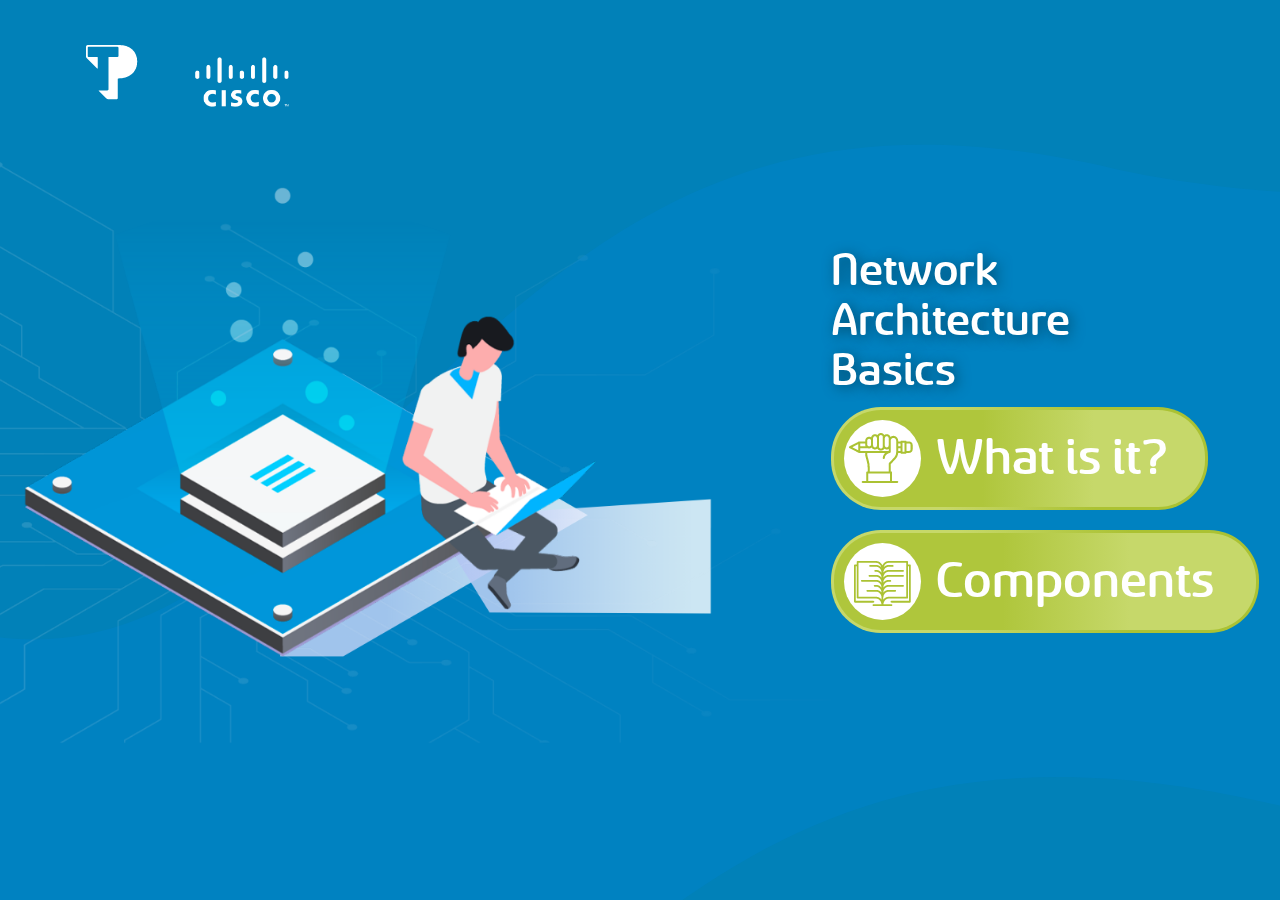
<file: cisco_proyect 2/index.html>
<!DOCTYPE html>
<html lang="en">
<head>
    <meta charset="UTF-8">
    <meta http-equiv="X-UA-Compatible" content="IE=edge">
    <meta name="viewport" content="width=device-width, initial-scale=1.0">
    <link rel="stylesheet" href="./css/index.css">
    <link href="https://cdnjs.cloudflare.com/ajax/libs/font-awesome/5.15.3/css/all.min.css" rel="stylesheet">
    <link href="https://fonts.googleapis.com/css2?family=Noto+Sans:wght@400;700&display=swap" rel="stylesheet">
    <title>Cisco-Networks</title>
</head>
<body>
    <section class="main-container">
        <img class="tp-logo__corner js-tp-logo" src="./images/TP_logo.png">
        <img class="cisco-logo__corner js-cisco-logo__corner" src="./images/cisco_logo.png" alt="cisco logo">
        <div class="container-intro__title container-intro js-container-intro__title">
            <img class="wave second-wave js-second-wave" src="./images/2_wave.png" alt="wave">
            <img class="home-image" src="./images/home-image.png" alt="man with computer" alt="wave">
            <div class="content-intro">
                <h2 class="content-title content-title__intro js-content-title__intro">Network <br> Architecture <br> Basics</h2>
                <div class="container-intro__buttons">
                    <a href="./network.html" class="green-button green-button__intro js-container-intro__button green-button__what">
                        <span class="green-button__circle">
                            <img class="fist" src="./images/fist.png">
                        </span>
                        <span class="green-button__text">
                            What is it?
                        </span>
                    </a>
                    <a href="./components.html" class="green-button green-button__intro js-container-intro__button green-button__components">
                        <span class="green-button__circle">
                            <img class="fist-book" src="./images/book.png">
                        </span>
                        <span class="green-button__text">
                            Components
                        </span>
                    </a>
                </div>
            </div>
        </div>
    </section>
    
    <script src="https://code.jquery.com/jquery-3.6.0.min.js" integrity="sha256-/xUj+3OJU5yExlq6GSYGSHk7tPXikynS7ogEvDej/m4=" crossorigin="anonymous"></script>
    <script src="script.js"> </script>
</body>
</html>
</file>
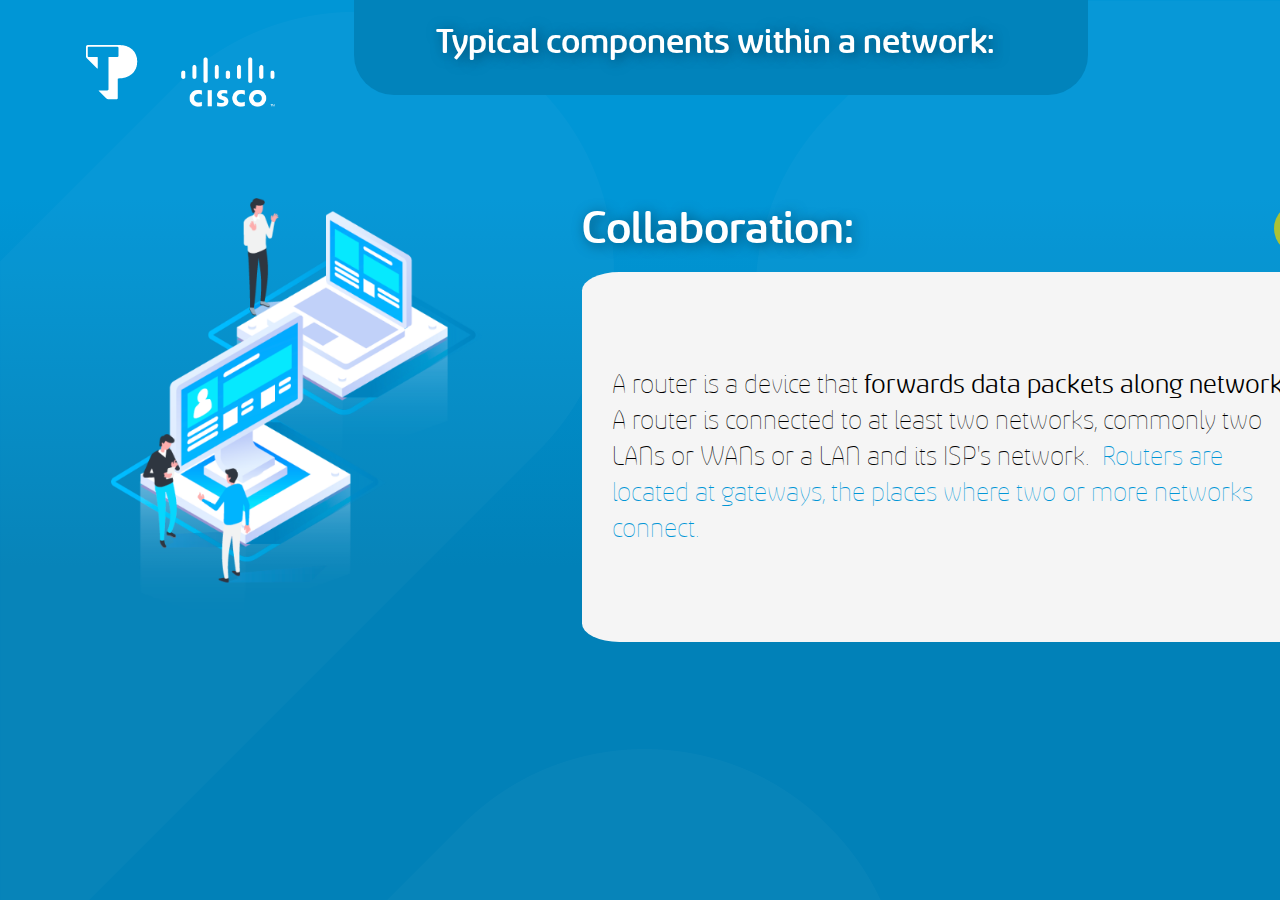
<file: cisco_proyect 2/colab.html>
<!DOCTYPE html>
<html lang="en">
<head>
    <meta charset="UTF-8">
    <meta http-equiv="X-UA-Compatible" content="IE=edge">
    <meta name="viewport" content="width=device-width, initial-scale=1.0">
    <link rel="stylesheet" href="./css/styles.css">
    <link href="https://cdnjs.cloudflare.com/ajax/libs/font-awesome/5.15.3/css/all.min.css" rel="stylesheet">
    <link href="https://fonts.googleapis.com/css2?family=Noto+Sans:wght@400;700&display=swap" rel="stylesheet">
    <title>Cisco-Networks</title>
</head>
<body>
    <section class="main-container">
        <img class="tp-network__logo" src="./images/TP_logo.png">
        <img class="cisco-network__logo cisco-logo__corner" src="./images/cisco_logo.png" alt="cisco logo">
        <div class="typical-section">
            <div class="container-title container-title__typical">
                <h2 class="content-title content-title__shape">Typical components within a network:</h2>
            </div>
            <div class="typical-components container-collab"> 
                <div class="container-collab__image">
                    <img class="typical-components__image collab typical-image typical-image__collab" src="./images/collab2.png" alt="collaboration image">
                </div>
                <div class="typical-components__content container-collab__content">
                    <div class="typical-components__title container-collab__title">
                        <h2 class="content-title">
                            Collaboration:
                        </h2>
                        <a href="./typical.html" class="container-next-button">
                            <span class="next-button next-button__back">
                                <i class="fas fa-caret-right"></i>
                            </span>
                        </a>
                    </div>
                    <div class="container-collab__info">
                        <div class="container-info__large">
                            <p class="container-collab__info--text text-info">
                                A router is a device that <span class="black-span">forwards data packets along networks.</span> 
                                A router is connected to at least two networks, commonly two LANs or WANs or a LAN and its ISP's network. 
                                <span class="blue-span">Routers are located at gateways, the places where two or more networks connect.</span>
                            </p>
                        </div>
                    </div>
                </div>
            </div>
        </div>
    </section>
    <script src="https://code.jquery.com/jquery-3.6.0.min.js" integrity="sha256-/xUj+3OJU5yExlq6GSYGSHk7tPXikynS7ogEvDej/m4=" crossorigin="anonymous"></script>
    <script src="script.js"> </script>
</body>
</html>
</file>
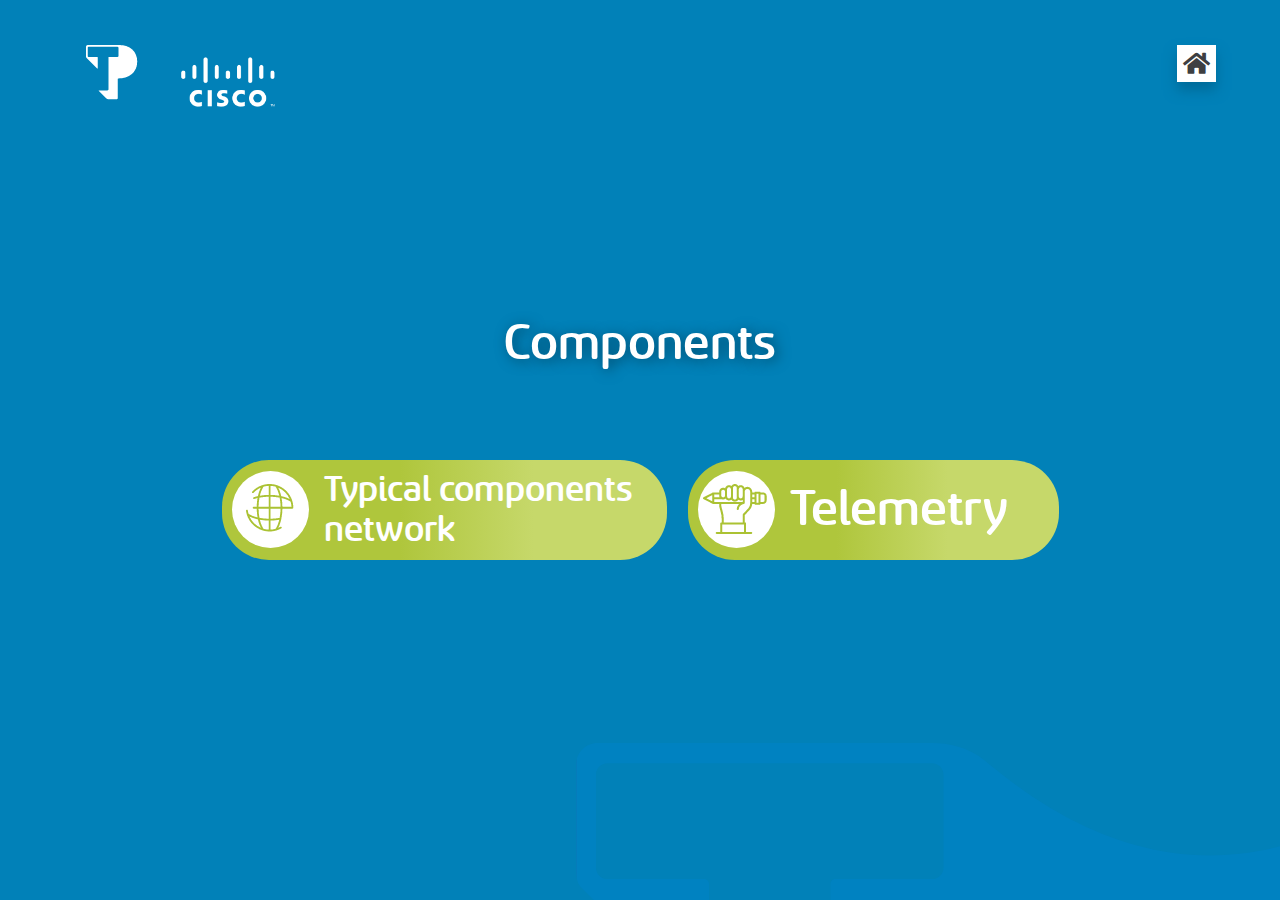
<file: cisco_proyect 2/components.html>
<!DOCTYPE html>
<html lang="en">
<head>
    <meta charset="UTF-8">
    <meta http-equiv="X-UA-Compatible" content="IE=edge">
    <meta name="viewport" content="width=device-width, initial-scale=1.0">
    <link rel="stylesheet" href="./css/styles.css">
    <link href="https://cdnjs.cloudflare.com/ajax/libs/font-awesome/5.15.3/css/all.min.css" rel="stylesheet">
    <link href="https://fonts.googleapis.com/css2?family=Noto+Sans:wght@400;700&display=swap" rel="stylesheet">
    <title>Cisco-Networks</title>
</head>
<body>
    <section class="main-container">
        <img class="tp-network__logo" src="./images/TP_logo.png">
        <img class="cisco-network__logo cisco-logo__corner" src="./images/cisco_logo.png" alt="cisco logo">
        <div class="components-section">
            <img class="wave second-wave__components" src="./images/2_wave.png" alt="wave">
            <div class="components-home">
                <a href="./index.html" class="container-home-icon">
                    <spa class="home-icon">
                        <i class="fas fa-home"></i>
                    </span>
                </a>
                <div class="components-home-content">
                    <h2 class="content-title content-title__components">Components</h2>
                    <div class="components-buttons">
                        <a href="./typical.html" class="green-button green-button__components button-text__typical">
                            <span class="green-button__circle">
                                <img class="fist-world" src="./images/world.png">
                            </span>
                            <span class="green-button__text components-button-text">
                                Typical components<br> network
                            </span>
                        </a>
                        <a href="./telemetry.html" class="green-button green-button__components  button-text__telemetry">
                            <span class="green-button__circle">
                                <img class="fist" src="./images/fist.png">
                            </span>
                            <span class="green-button__text components-button-text components-button-text__telemetry">
                                Telemetry
                            </span>
                        </a>
                    </div>
                </div>
            </div>
        </div>
    </section>
    <script src="https://code.jquery.com/jquery-3.6.0.min.js" integrity="sha256-/xUj+3OJU5yExlq6GSYGSHk7tPXikynS7ogEvDej/m4=" crossorigin="anonymous"></script>
    <script src="script.js"> </script>
</body>
</html>
</file>
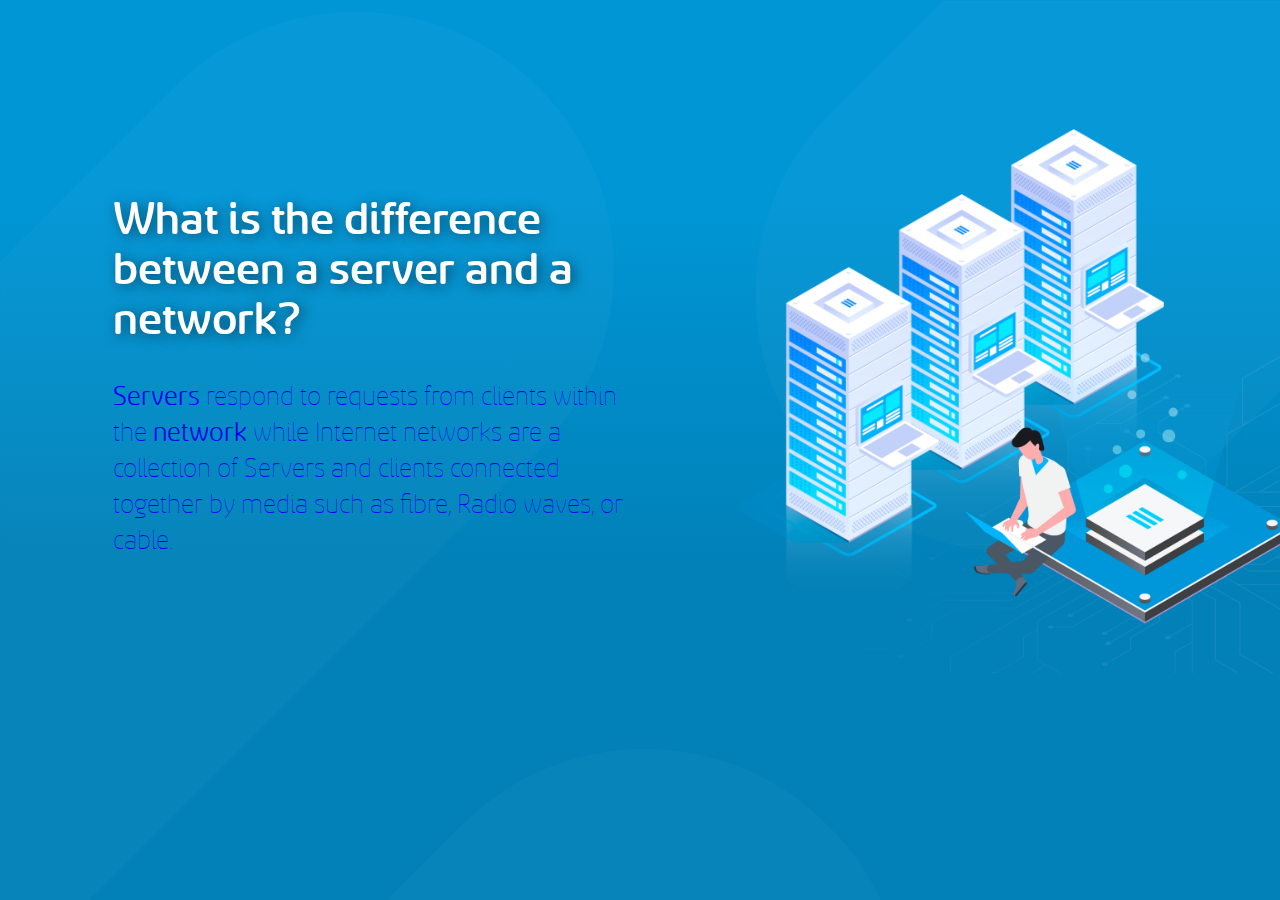
<file: cisco_proyect 2/difference.html>
<!DOCTYPE html>
<html lang="en">
<head>
    <meta charset="UTF-8">
    <meta http-equiv="X-UA-Compatible" content="IE=edge">
    <meta name="viewport" content="width=device-width, initial-scale=1.0">
    <link rel="stylesheet" href="./css/styles.css">
    <link href="https://cdnjs.cloudflare.com/ajax/libs/font-awesome/5.15.3/css/all.min.css" rel="stylesheet">
    <link href="https://fonts.googleapis.com/css2?family=Noto+Sans:wght@400;700&display=swap" rel="stylesheet">
    <title>Cisco-Networks</title>
</head>
<body>
    <section class="main-container">
        <a href="./server.html" class="typical-section">
            <div class="typical-components container-difference">
                <div class="typical-components__content container-difference__content">
                    <div class="typical-components__title container-difference__title">
                        <h2 class="content-title">
                            What is the difference between a server and a network?
                        </h2>
                    </div>
                    <div class="container-difference__info">
                        <div class="container-info__blue">
                            <p class="container-difference__info--text text-info">
                                <span class="black-span">Servers</span> respond to requests from clients within the <span class="black-span">network</span> while 
                                Internet networks are a collection of Servers and clients connected together 
                                by media such as fibre, Radio waves, or cable.
                            </p>
                        </div>
                    </div>
                </div>
                <div class="container-difference__image">
                    <img class="typical-components__image difference typical-image typical-image__difference" src="./images/difference.png" alt="differenceoration image">
                </div>
            </div>
        </a>
    </section>
    <script src="https://code.jquery.com/jquery-3.6.0.min.js" integrity="sha256-/xUj+3OJU5yExlq6GSYGSHk7tPXikynS7ogEvDej/m4=" crossorigin="anonymous"></script>
    <script src="script.js"> </script>
</body>
</html>
</file>
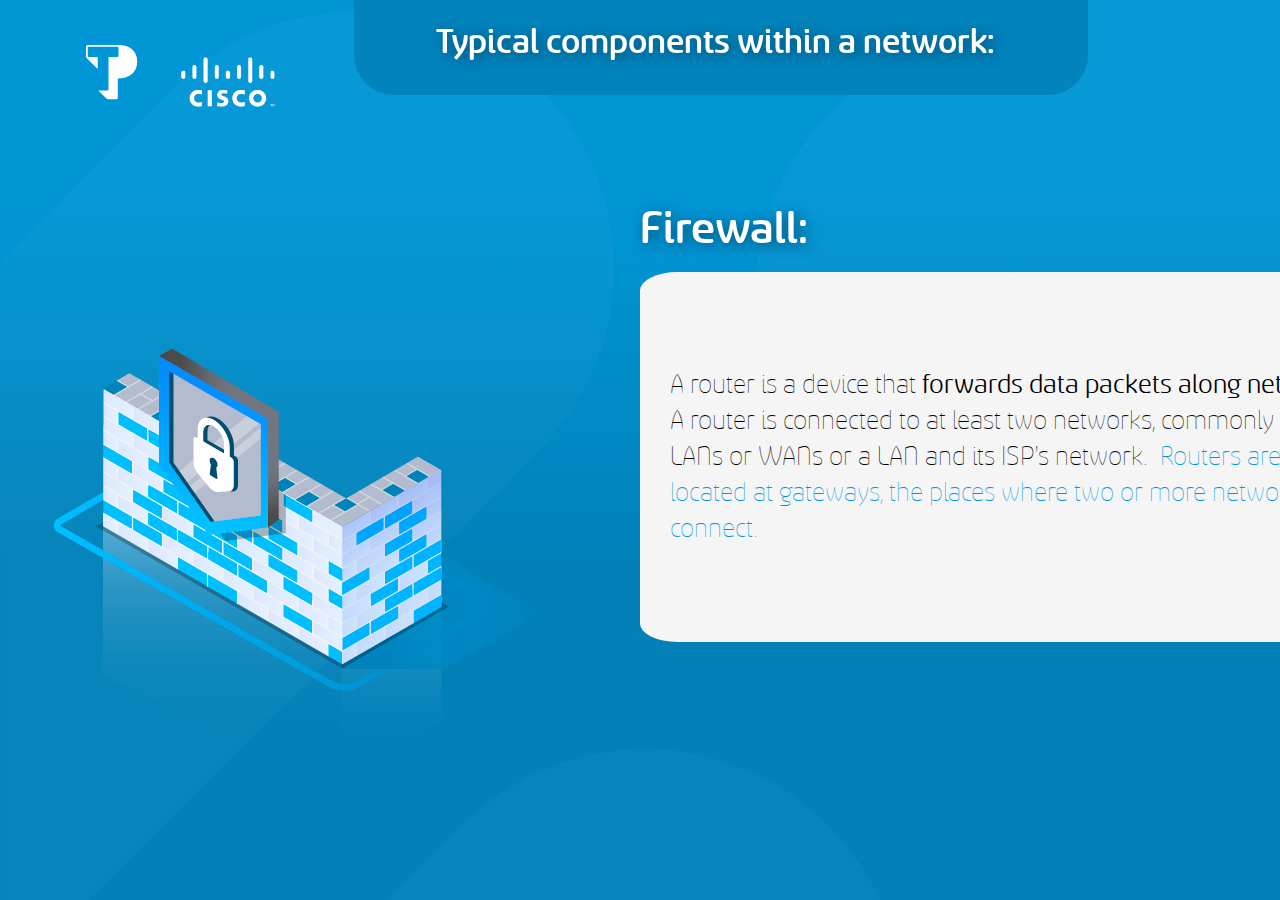
<file: cisco_proyect 2/firewall.html>
<!DOCTYPE html>
<html lang="en">
<head>
    <meta charset="UTF-8">
    <meta http-equiv="X-UA-Compatible" content="IE=edge">
    <meta name="viewport" content="width=device-width, initial-scale=1.0">
    <link rel="stylesheet" href="./css/styles.css">
    <link href="https://cdnjs.cloudflare.com/ajax/libs/font-awesome/5.15.3/css/all.min.css" rel="stylesheet">
    <link href="https://fonts.googleapis.com/css2?family=Noto+Sans:wght@400;700&display=swap" rel="stylesheet">
    <title>Cisco-Networks</title>
</head>
<body>
    <section class="main-container">
        <img class="tp-network__logo" src="./images/TP_logo.png">
        <img class="cisco-network__logo cisco-logo__corner" src="./images/cisco_logo.png" alt="cisco logo">
        <div class="typical-section">
            <div class="container-title container-title__typical">
                <h2 class="content-title content-title__shape">Typical components within a network:</h2>
            </div>
            <div class="typical-components container-firewall">
                <div class="container-firewall__image">
                    <img class="typical-components__image firewall typical-image typical-image__firewall" src="./images/firewall.png" alt="firewall image">
                </div>
                <div class="typical-components__content container-firewall__content">
                    <div class="typical-components__title container-firewall__title">
                        <h2 class="content-title">
                            Firewall:
                        </h2>
                        <a href="./typical.html" class="container-next-button">
                            <span class="next-button next-button__back">
                                <i class="fas fa-caret-right"></i>
                            </span>
                        </a>
                    </div>
                    <div class="container-firewall__info">
                        <div class="container-info__large">
                            <p class="container-firewall__info--text text-info">
                                A router is a device that <span class="black-span">forwards data packets along networks.</span> 
                                A router is connected to at least two networks, commonly two LANs or WANs or a LAN and its ISP's network. 
                                <span class="blue-span">Routers are located at gateways, the places where two or more networks connect.</span>
                            </p>
                        </div>
                    </div>
                </div>
            </div>
        </div>
    </section>
    <script src="https://code.jquery.com/jquery-3.6.0.min.js" integrity="sha256-/xUj+3OJU5yExlq6GSYGSHk7tPXikynS7ogEvDej/m4=" crossorigin="anonymous"></script>
    <script src="script.js"> </script>
</body>
</html>
</file>
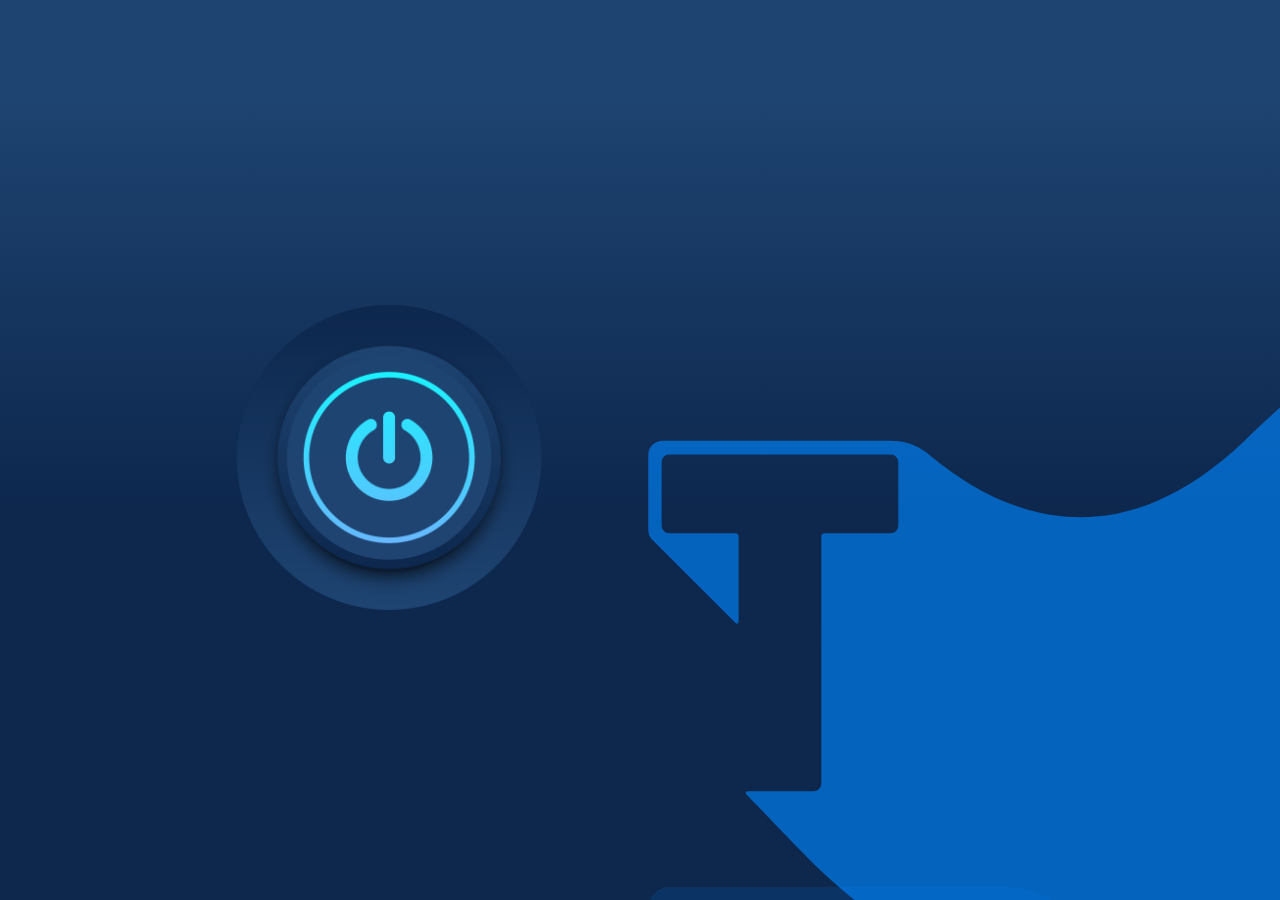
<file: cisco_proyect 2/intro.html>
<!DOCTYPE html>
<html lang="en">
<head>
    <meta charset="UTF-8">
    <meta http-equiv="X-UA-Compatible" content="IE=edge">
    <meta name="viewport" content="width=device-width, initial-scale=1.0">
    <link rel="stylesheet" href="./css/styles.css">
    <link href="https://cdnjs.cloudflare.com/ajax/libs/font-awesome/5.15.3/css/all.min.css" rel="stylesheet">
    <link href="https://fonts.googleapis.com/css2?family=Noto+Sans:wght@400;700&display=swap" rel="stylesheet">
    <title>Cisco-Networks</title>
</head>
<body>
    <section class="main-container">
        <img class="tp-logo__corner js-tp-logo" src="./images/TP_logo.png">
        <img class="cisco-logo__corner js-cisco-logo__corner" src="./images/cisco_logo.png" alt="cisco logo">
        <div class="container-intro js-container-intro">
            <img class="start-button js-start-button" src="./images/start.png" alt="start button">
            <img class="wave js-first-wave" src="./images/blue wave2.png" alt="wave">
            <div class="blue-container js-blue-container"></div>
            <img class="cisco-logo js-cisco-logo" src="./images/cisco_logo.png" alt="cisco logo">
            <img class="wave second-wave js-second-wave" src="./images/2_wave.png" alt="wave">
        </div>

        <div class="container-intro__title js-container-intro__title">
            <img class="wave second-wave js-second-wave" src="./images/2_wave.png" alt="wave">
            <img class="home-image" src="./images/home-image.png" alt="man with computer" alt="wave">
            <div class="content-intro">
                <h2 class="content-title content-title__intro js-content-title__intro">Network <br> Architecture <br> Basics</h2>
                <div class="container-intro__buttons">
                    <a href="./network.html" class="green-button green-button__intro js-container-intro__button green-button__what">
                        <span class="green-button__circle">
                            <img class="fist" src="./images/fist.png">
                        </span>
                        <span class="green-button__text">
                            What is it?
                        </span>
                    </a>
                    <a href="./components.html" class="green-button green-button__intro js-container-intro__button green-button__components">
                        <span class="green-button__circle">
                            <img class="fist-book" src="./images/book.png">
                        </span>
                        <span class="green-button__text">
                            Components
                        </span>
                    </a>
                </div>
            </div>
        </div>
    </section>
    
    <script src="https://code.jquery.com/jquery-3.6.0.min.js" integrity="sha256-/xUj+3OJU5yExlq6GSYGSHk7tPXikynS7ogEvDej/m4=" crossorigin="anonymous"></script>
    <script src="script.js"> </script>
</body>
</html>
</file>
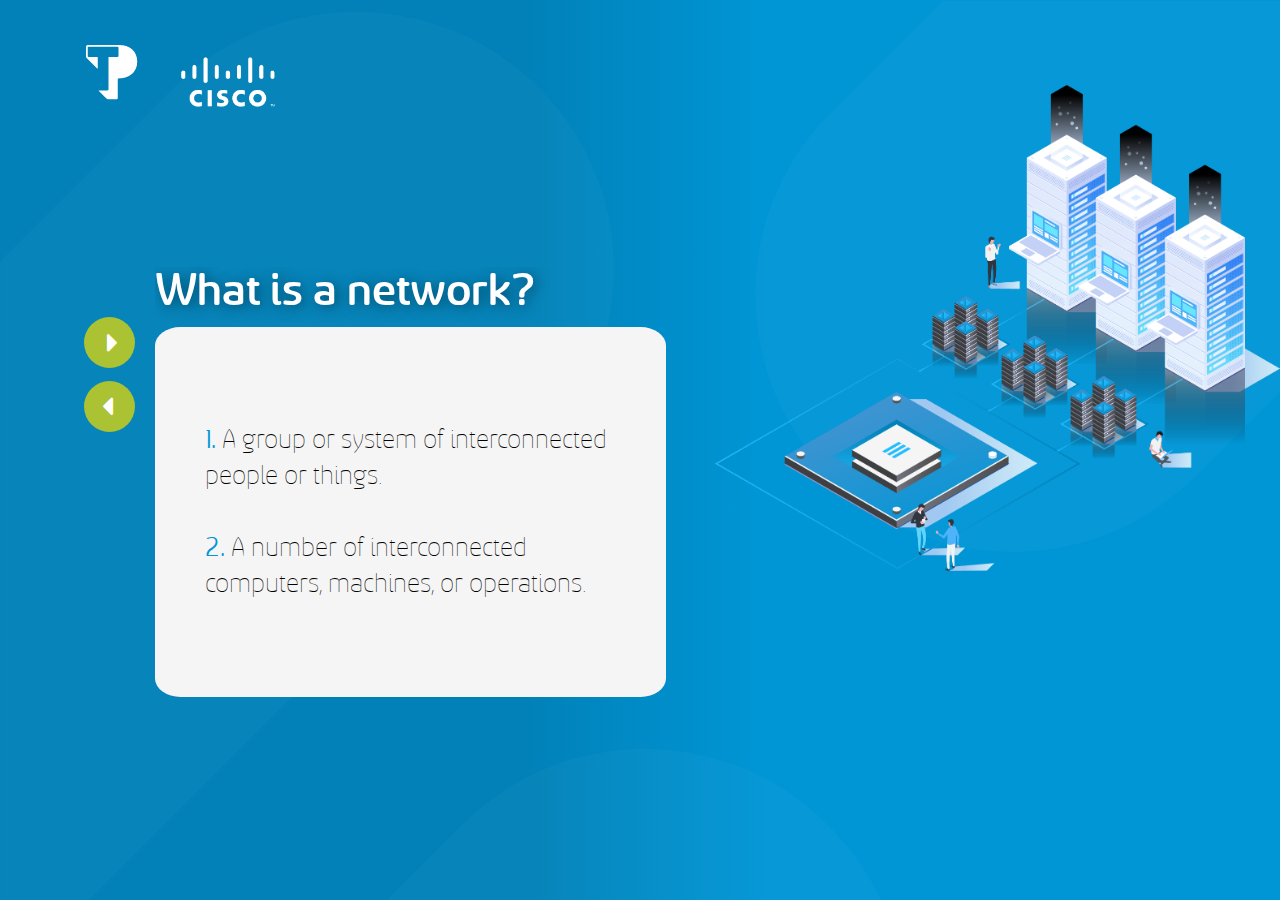
<file: cisco_proyect 2/network.html>
<!DOCTYPE html>
<html lang="en">
<head>
    <meta charset="UTF-8">
    <meta http-equiv="X-UA-Compatible" content="IE=edge">
    <meta name="viewport" content="width=device-width, initial-scale=1.0">
    <link rel="stylesheet" href="./css/styles.css">
    <link href="https://cdnjs.cloudflare.com/ajax/libs/font-awesome/5.15.3/css/all.min.css" rel="stylesheet">
    <link href="https://fonts.googleapis.com/css2?family=Noto+Sans:wght@400;700&display=swap" rel="stylesheet">
    <title>Cisco-Networks</title>
</head>
<body>
    <section class="main-container">
        <a href="./index.html" class="container-home-icon">
            <spa class="home-icon">
                <i class="fas fa-home"></i>
            </span>
        </a>
        <img class="tp-network__logo" src="./images/TP_logo.png">
        <img class="cisco-network__logo cisco-logo__corner" src="./images/cisco_logo.png" alt="cisco logo">
        <div class="network-section">
            <div class="network-content">
                <div class="network-buttons">
                    <span class="next-button js-next-button">
                        <i class="fas fa-caret-right"></i>
                    </span>
                    <span class="next-button next-button__back js-back-button">
                        <i class="fas fa-caret-right"></i>
                    </span>
                </div>
                <div class="container-info__box">
                    <div class="container-info">
                        <div class="container-info__network">
                            <h2 class="content-title">
                                What is a network?
                            </h2>
                            <div class="container-info__medium">
                                <p class="container-info__network--text text-info">
                                    <span class="blue-span black-span">1.  </span>A group or system of
                                        interconnected people or 
                                        things.
                                    <br> <br>
                                    <span class="blue-span black-span">2.  </span>A number of 
                                        interconnected computers, 
                                        machines, or operations.
                                </p>
                            </div>
                        </div>
                        <div class="container-info__topology">
                            <h2 class="content-title">
                                What is a network topology?
                            </h2>
                            <div class="container-info__medium">
                                <p class="text-info container-info__topology--text">
                                    <span class="bold-span">Network topology</span> is the description of the arrangement of nodes 
                                    <span class="blue-span">(e.g. networking switches and routers)</span> and connections in a network, often represented as a graph. 
                                    <span class="bold-span">No matter how identical two organizations are, no two networks are exactly alike.</span>                     
                                </p>
                            </div>
                        </div>
                    </div>
                </div>
            </div>
            <div class="container-network-image">
                <img class="network-image" src="./images/network-image.png" alt="server">
            </div>
        </div>
    </section>
    <script src="https://code.jquery.com/jquery-3.6.0.min.js" integrity="sha256-/xUj+3OJU5yExlq6GSYGSHk7tPXikynS7ogEvDej/m4=" crossorigin="anonymous"></script>
    <script src="script.js"> </script>
</body>
</html>
</file>
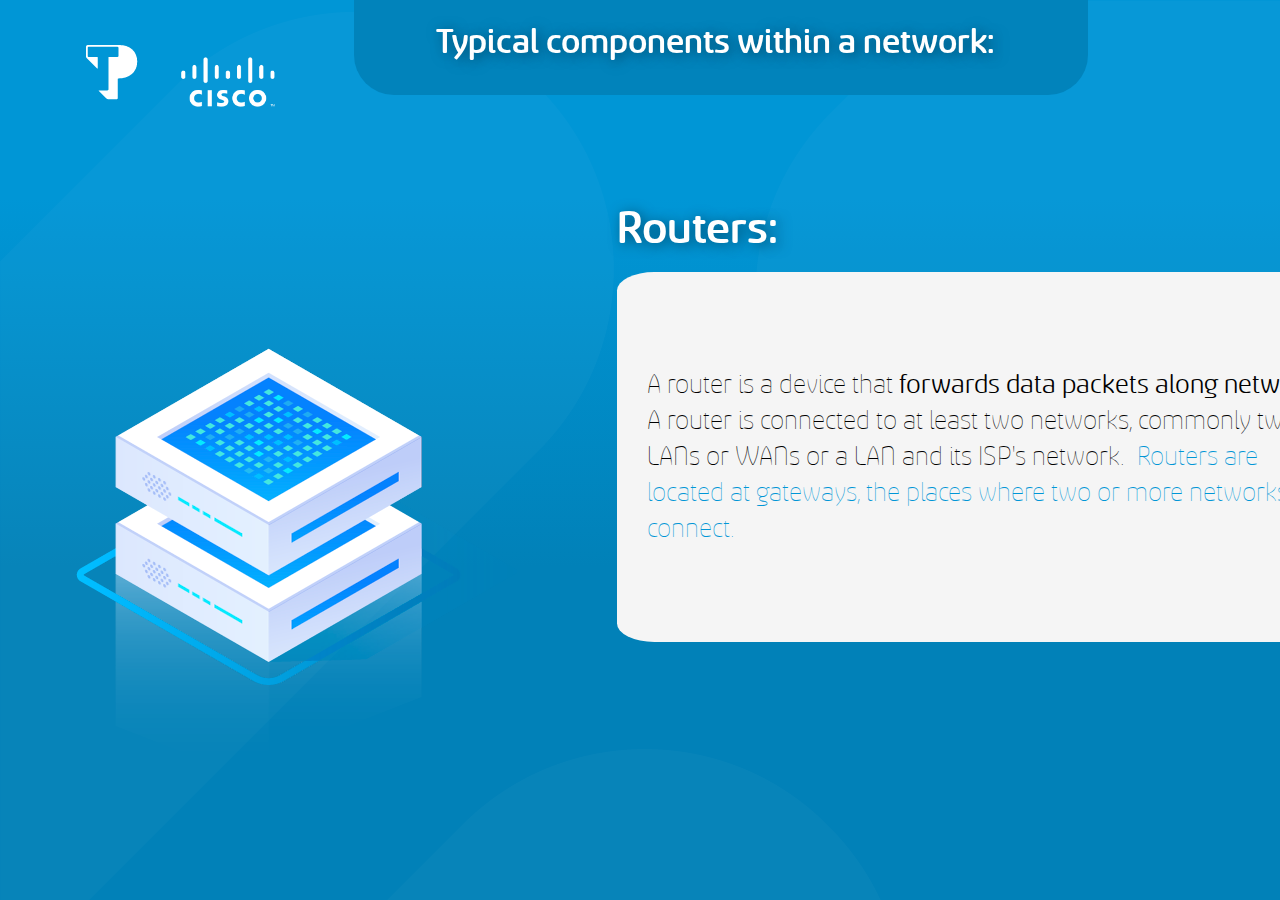
<file: cisco_proyect 2/router.html>
<!DOCTYPE html>
<html lang="en">
<head>
    <meta charset="UTF-8">
    <meta http-equiv="X-UA-Compatible" content="IE=edge">
    <meta name="viewport" content="width=device-width, initial-scale=1.0">
    <link rel="stylesheet" href="./css/styles.css">
    <link href="https://cdnjs.cloudflare.com/ajax/libs/font-awesome/5.15.3/css/all.min.css" rel="stylesheet">
    <link href="https://fonts.googleapis.com/css2?family=Noto+Sans:wght@400;700&display=swap" rel="stylesheet">
    <title>Cisco-Networks</title>
</head>
<body>
    <section class="main-container">
        <img class="tp-network__logo" src="./images/TP_logo.png">
        <img class="cisco-network__logo cisco-logo__corner" src="./images/cisco_logo.png" alt="cisco logo">
        <div class="typical-section">
            <div class="container-title container-title__typical">
                <h2 class="content-title content-title__shape">Typical components within a network:</h2>
            </div>
            <div class="typical-components container-router">
                <div class="container-router__image">
                    <img class="typical-components__image routters typical-image typical-image__router" src="./images/router.png" alt="router image">
                </div>
                <div class="typical-components__content container-router__content">
                    <div class="typical-components__title container-router__title">
                        <h2 class="content-title">
                            Routers:
                        </h2>
                        <a href="./typical.html" class="container-next-button">
                            <span class="next-button next-button__back">
                                <i class="fas fa-caret-right"></i>
                            </span>
                        </a>
                    </div>
                    <div class="container-router__info">
                        <div class="container-info__large">
                            <p class="container-router__info--text text-info">
                                A router is a device that <span class="black-span">forwards data packets along networks.</span> 
                                A router is connected to at least two networks, commonly two LANs or WANs or a LAN and its ISP's network. 
                                <span class="blue-span">Routers are located at gateways, the places where two or more networks connect.</span>
                            </p>
                        </div>
                    </div>
                </div>
            </div>
        </div>
    </section>
    <script src="https://code.jquery.com/jquery-3.6.0.min.js" integrity="sha256-/xUj+3OJU5yExlq6GSYGSHk7tPXikynS7ogEvDej/m4=" crossorigin="anonymous"></script>
    <script src="script.js"> </script>
</body>
</html>
</file>
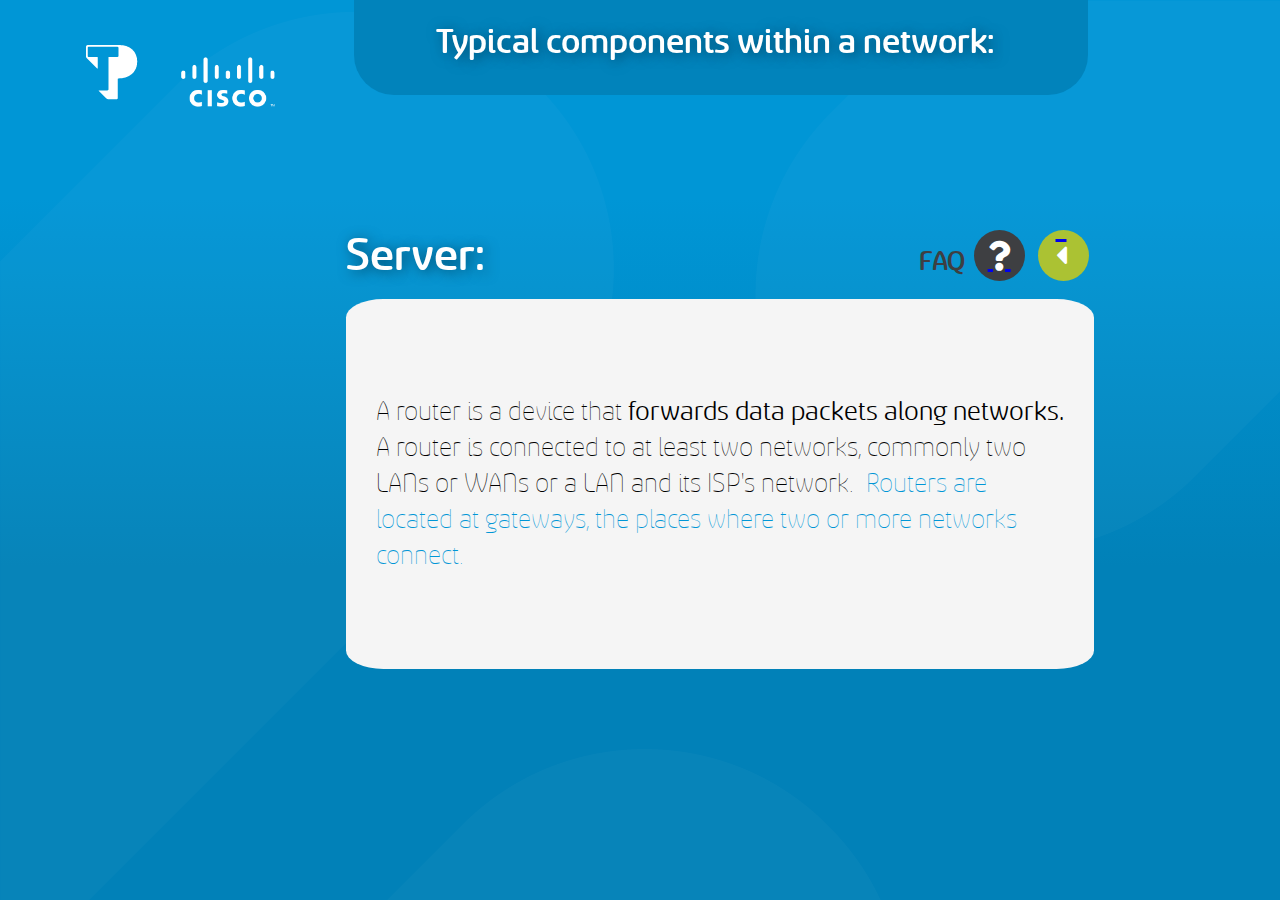
<file: cisco_proyect 2/server.html>
<!DOCTYPE html>
<html lang="en">
<head>
    <meta charset="UTF-8">
    <meta http-equiv="X-UA-Compatible" content="IE=edge">
    <meta name="viewport" content="width=device-width, initial-scale=1.0">
    <link rel="stylesheet" href="./css/styles.css">
    <link href="https://cdnjs.cloudflare.com/ajax/libs/font-awesome/5.15.3/css/all.min.css" rel="stylesheet">
    <link href="https://fonts.googleapis.com/css2?family=Noto+Sans:wght@400;700&display=swap" rel="stylesheet">
    <title>Cisco-Networks</title>
</head>
<body>
    <section class="main-container">
        <img class="tp-network__logo" src="./images/TP_logo.png">
        <img class="cisco-network__logo cisco-logo__corner" src="./images/cisco_logo.png" alt="cisco logo">
        <div class="typical-section">
            <div class="container-title container-title__typical">
                <h2 class="content-title content-title__shape">Typical components within a network:</h2>
            </div>
                <div class="typical-components__content container-server__content">
                    <div class="typical-components__title container-server__title">
                        <h2 class="content-title">
                            Server:
                        </h2>
                        <span class="faq black-span text-info">FAQ</span>
                        <a href="./difference.html" class="container-next-button">
                            <span class="next-button faq-button">
                                <i class="fas fa-question"></i>
                            </span>
                        </a>
                        <a href="./typical.html" class="container-next-button">
                            <span class="next-button next-button__back">
                                <i class="fas fa-caret-right"></i>
                            </span>
                        </a>
                    </div>
                    <div class="container-server__info">
                        <div class="container-info__large">
                            <p class="container-server__info--text text-info">
                                A router is a device that <span class="black-span">forwards data packets along networks.</span> 
                                A router is connected to at least two networks, commonly two LANs or WANs or a LAN and its ISP's network. 
                                <span class="blue-span">Routers are located at gateways, the places where two or more networks connect.</span>
                            </p>
                        </div>
                    </div>
                </div>
            </div>
        </div>
    </section>
    <script src="https://code.jquery.com/jquery-3.6.0.min.js" integrity="sha256-/xUj+3OJU5yExlq6GSYGSHk7tPXikynS7ogEvDej/m4=" crossorigin="anonymous"></script>
    <script src="script.js"> </script>
</body>
</html>
</file>
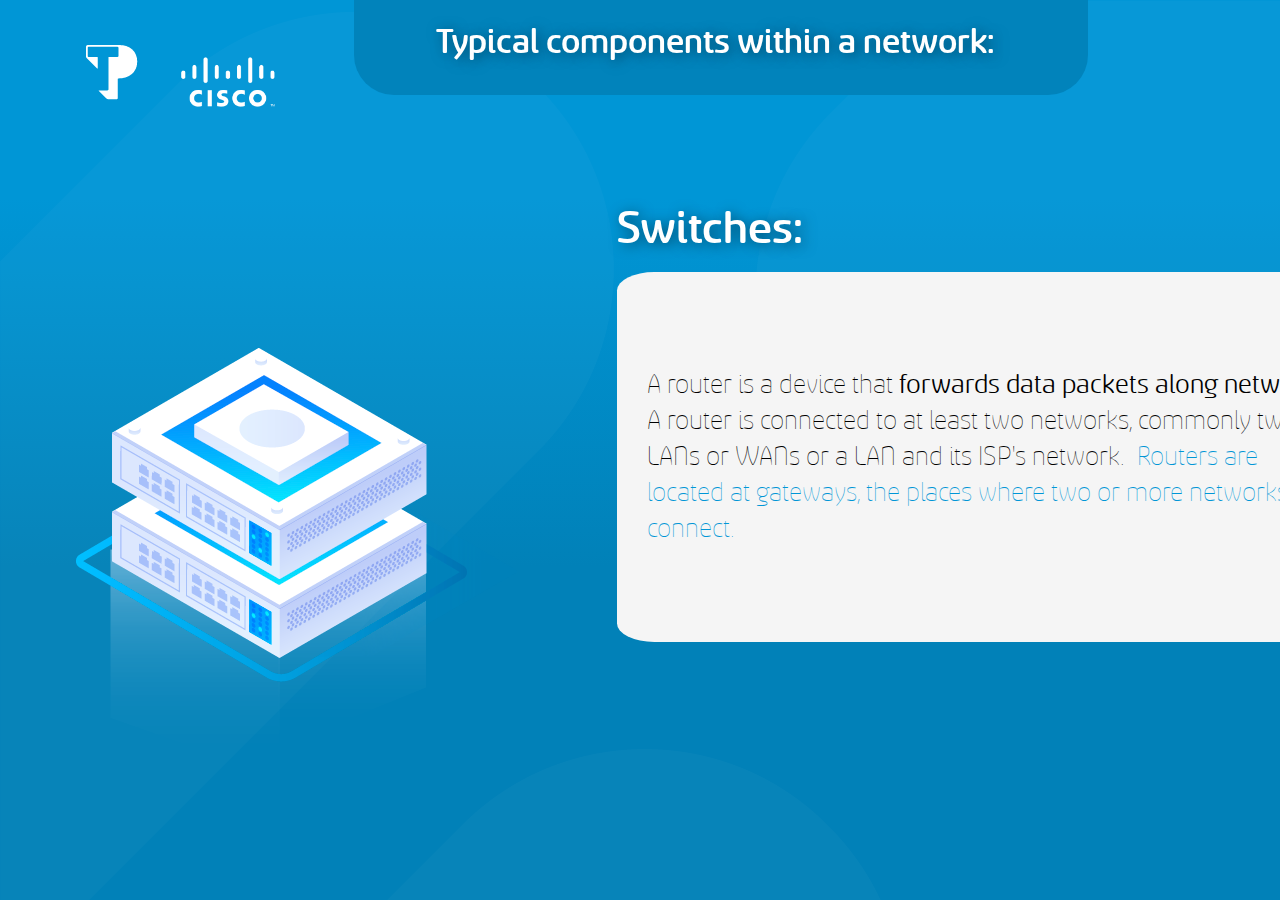
<file: cisco_proyect 2/switches.html>
<!DOCTYPE html>
<html lang="en">
<head>
    <meta charset="UTF-8">
    <meta http-equiv="X-UA-Compatible" content="IE=edge">
    <meta name="viewport" content="width=device-width, initial-scale=1.0">
    <link rel="stylesheet" href="./css/styles.css">
    <link href="https://cdnjs.cloudflare.com/ajax/libs/font-awesome/5.15.3/css/all.min.css" rel="stylesheet">
    <link href="https://fonts.googleapis.com/css2?family=Noto+Sans:wght@400;700&display=swap" rel="stylesheet">
    <title>Cisco-Networks</title>
</head>
<body>
    <section class="main-container">
        <img class="tp-network__logo" src="./images/TP_logo.png">
        <img class="cisco-network__logo cisco-logo__corner" src="./images/cisco_logo.png" alt="cisco logo">
        <div class="typical-section">
            <div class="container-title container-title__typical">
                <h2 class="content-title content-title__shape">Typical components within a network:</h2>
            </div>
            <div class="typical-components container-switches">
                <div class="container-switches__image">
                    <img class="typical-components__image switches typical-image typical-image__switches" src="./images/swithces.png" alt="switches image">
                </div>
                <div class="typical-components__content container-switches__content">
                    <div class="typical-components__title container-switches__title">
                        <h2 class="content-title">
                            Switches:
                        </h2>
                        <a href="./typical.html" class="container-next-button">
                            <span class="next-button next-button__back js-back-button">
                                <i class="fas fa-caret-right"></i>
                            </span>
                        </a>
                    </div>
                    <div class="container-switches__info">
                        <div class="container-info__large">
                            <p class="container-switches__info--text text-info">
                                A router is a device that <span class="black-span">forwards data packets along networks.</span> 
                                A router is connected to at least two networks, commonly two LANs or WANs or a LAN and its ISP's network. 
                                <span class="blue-span">Routers are located at gateways, the places where two or more networks connect.</span>
                            </p>
                        </div>
                    </div>
                </div>
            </div>
        </div>
    </section>
    <script src="https://code.jquery.com/jquery-3.6.0.min.js" integrity="sha256-/xUj+3OJU5yExlq6GSYGSHk7tPXikynS7ogEvDej/m4=" crossorigin="anonymous"></script>
    <script src="script.js"> </script>
</body>
</html>
</file>
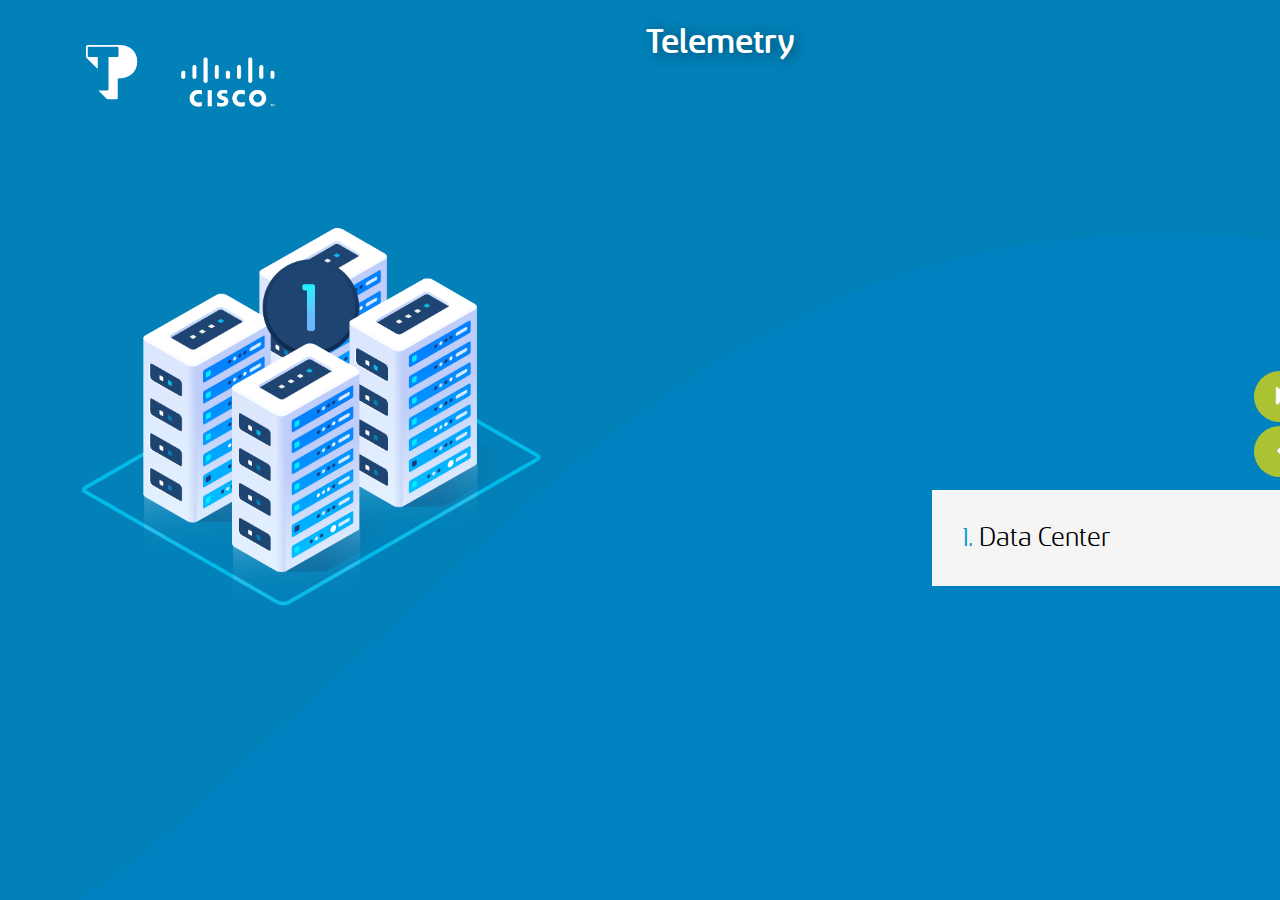
<file: cisco_proyect 2/telemetry.html>
<!DOCTYPE html>
<html lang="en">
<head>
    <meta charset="UTF-8">
    <meta http-equiv="X-UA-Compatible" content="IE=edge">
    <meta name="viewport" content="width=device-width, initial-scale=1.0">
    <link rel="stylesheet" href="./css/styles.css">
    <link href="https://cdnjs.cloudflare.com/ajax/libs/font-awesome/5.15.3/css/all.min.css" rel="stylesheet">
    <link href="https://fonts.googleapis.com/css2?family=Noto+Sans:wght@400;700&display=swap" rel="stylesheet">
    <title>Cisco-Networks</title>
</head>
<body>
    <section class="main-container">
        <img class="tp-network__logo" src="./images/TP_logo.png">
        <img class="cisco-network__logo cisco-logo__corner" src="./images/cisco_logo.png" alt="cisco logo">
        <img class="second-wave_telemetry" src="./images/2_wave.png" alt="wave">
        <a href="./index.html" class="container-home-icon">
            <spa class="home-icon">
                <i class="fas fa-home"></i>
            </span>
        </a>
        <div class="components-section">
            <div class="components-telemetry">
                <div class="container-title container-title__telemetry">
                    <h2 class="content-title content-title__telemetry content-title__shape">Telemetry</h2>
                </div>
            <div class="components-telemetry__images">
                <img class="telemetry-img telemetry-1 js-telemetry-1" src="./images/dt_center.png">
                <img class="telemetry-img telemetry-2 js-telemetry-2" src="./images/ne_net_enterprice.png">
                <img class="telemetry-img telemetry-3 js-telemetry-3" src="./images/firewall_fire.png">
                <img class="telemetry-img telemetry-4 js-telemetry-4" src="./images/collab.png">
            </div>
            <div class="components-telemetry__info"> 
                    <div class="telemetry-buttons">
                        <button class="next-button next-button__telemetry js-next-button">
                            <i class="fas fa-caret-right"></i>
                        </button>
                        <button class="next-button next-button__telemetry js-back-button">
                            <i class="fas fa-caret-left"></i>
                        </button>
                    </div>
                <div class="components-telemetry__info--box components-telemetry__info--box-1 text-info black-span">
                    <p class="components-telemetry__info--text telemetry-text-1"><span class="blue-span black-span">1.</span>  Data Center</p>
                </div>
                <div class="components-telemetry__info--box components-telemetry__info--box-2 js-components-telemetry__info--box2 text-info black-span">
                    <p class="components-telemetry__info--text telemetry-text-1"><span class="blue-span black-span">1.</span>  Data Center</p>
                    <p class="components-telemetry__info--text telemetry-text-1"><span class="blue-span black-span">2.</span>  Network Enterprise
                    <br><span class="blue-span indent-span">a.</span>  Network Circulation <br> <span class="blue-span indent-span">b.</span>  Switches: recollection</p>
                </div>
                <div class="components-telemetry__info--box components-telemetry__info--box-3 js-components-telemetry__info--box3 text-info black-span">
                    <p class="components-telemetry__info--text telemetry-text-1"><span class="blue-span black-span">1.</span>  Data Center</p>
                    <p class="components-telemetry__info--text telemetry-text-1"><span class="blue-span black-span">2.</span>  Network Enterprise
                    <br><span class="blue-span indent-span">a.</span>  Network Circulation <br> <span class="blue-span indent-span">b.</span>  Switches: recollection</p>
                    <p class="components-telemetry__info--text telemetry-text-1"><span class="blue-span black-span">3.</span>  Security: firewall</p>
                </div>
                <div class="components-telemetry__info--box components-telemetry__info--box-4 js-components-telemetry__info--box4 text-info black-span">
                    <p class="components-telemetry__info--text telemetry-text-1"><span class="blue-span black-span">1.</span>  Data Center</p>
                    <p class="components-telemetry__info--text telemetry-text-1"><span class="blue-span black-span">2.</span>  Network Enterprise
                    <br><span class="blue-span indent-span">a.</span>  Network Circulation <br> <span class="blue-span indent-span">b.</span>  Switches: recollection</p>
                    <p class="components-telemetry__info--text telemetry-text-1"><span class="blue-span black-span">3.</span>  Security: firewall</p>
                    <p class="components-telemetry__info--text telemetry-text-1"><span class="blue-span black-span">4.</span>  Collaboration</p>
                </div>

            </div>

        </div>
    </section>
    <script src="https://code.jquery.com/jquery-3.6.0.min.js" integrity="sha256-/xUj+3OJU5yExlq6GSYGSHk7tPXikynS7ogEvDej/m4=" crossorigin="anonymous"></script>
    <script src="script.js"> </script>
</body>
</html>
</file>
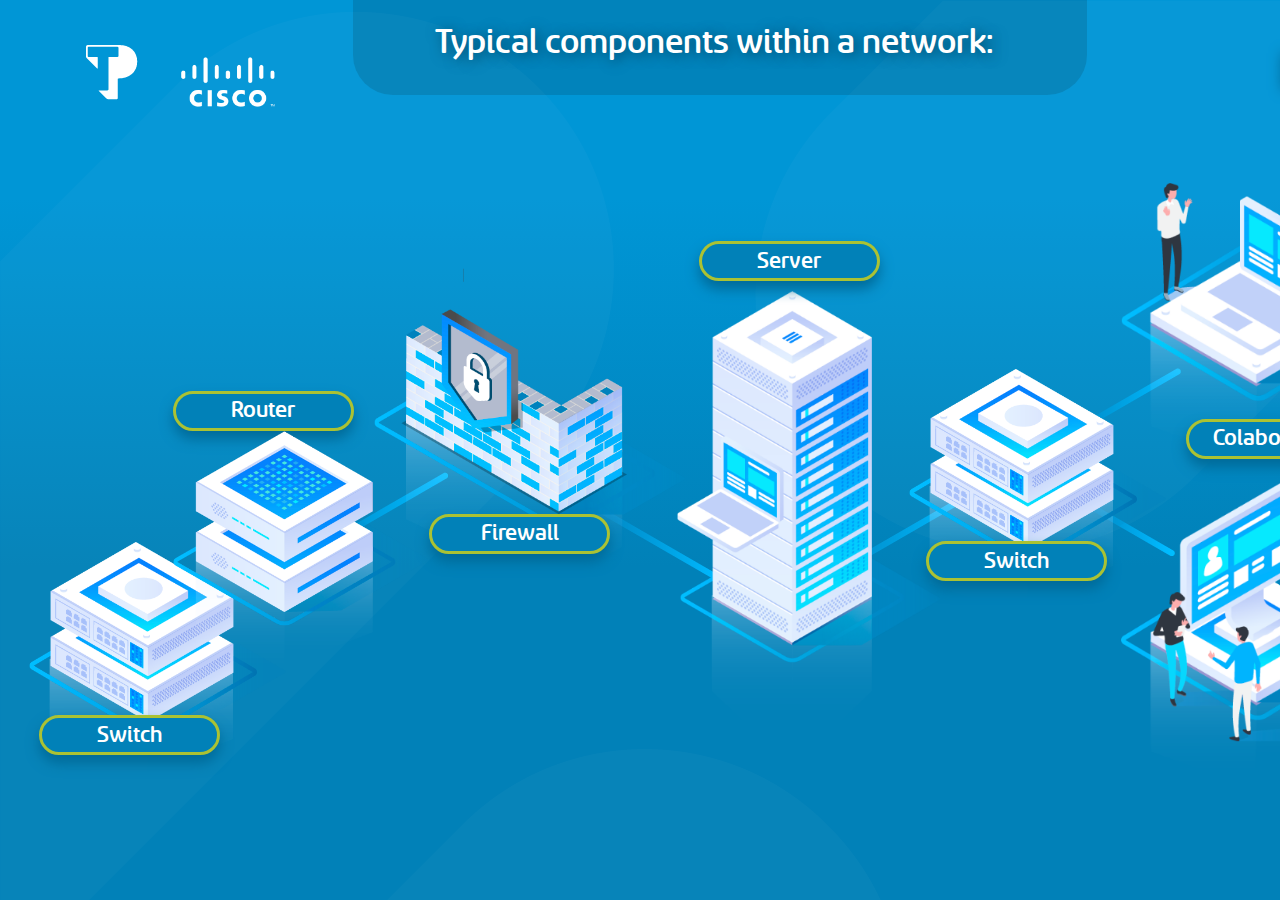
<file: cisco_proyect 2/typical.html>
<!DOCTYPE html>
<html lang="en">
<head>
    <meta charset="UTF-8">
    <meta http-equiv="X-UA-Compatible" content="IE=edge">
    <meta name="viewport" content="width=device-width, initial-scale=1.0">
    <link rel="stylesheet" href="./css/styles.css">
    <link href="https://cdnjs.cloudflare.com/ajax/libs/font-awesome/5.15.3/css/all.min.css" rel="stylesheet">
    <link href="https://fonts.googleapis.com/css2?family=Noto+Sans:wght@400;700&display=swap" rel="stylesheet">
    <title>Cisco-Networks</title>
</head>
<body>
    <section class="main-container">
        <div class="typical-section">
            <img class="cisco-logo__corner cisco-network__logo" src="./images/cisco_logo.png" alt="cisco logo">
            <img class="tp-logo tp-network__logo js-tp-logo" src="./images/TP_logo.png" alt="tp logo">
            <div class="container-home-icon container-home-icon__typical">
                <a href="./index.html" class="home-icon">
                    <i class="fas fa-home"></i>
                </a>
            </div>
            <div class="container-home-icon home-back">
                <a href="./components.html" class="home-icon">
                    <i class="fas fa-arrow-left"></i>
                </a>
            </div>
            <div class="container-title">
                <h2 class="content-title content-title__shape">Typical components within a network:</h2>
            </div>
            
            <div class="container-typical-images">
                <div class="container-typical__switch container-images__typical">
                    <img class="switches typical-image" src="./images/swithces.png" alt="switches image">
                    <a href="./switches.html" class="router-button router-button__switch">Switch</a>
                </div>
                <div class="container-typical__router container-images__typical">
                    <a href="./router.html" class="router-button">Router</a>
                    <img class="routters typical-image" src="./images/router.png" alt="router image">
                </div>
                <div class="container-typical__firewall container-images__typical">
                    <img class="firewall typical-image" src="./images/firewall.png" alt="firewall">
                    <a href="./firewall.html" class="router-button router-button__firewall">Firewall</a>
                </div>
                <div class="container-typical__server container-images__typical">
                    <img class="server typical-image" src="./images/serveer.png" alt="firewall">
                    <a href="./server.html" class="router-button router-button__server">Server</a>
                </div>
                <div class="container-typical__second-switches container-images__typical">
                    <img class="switches second-switches typical-image" src="./images/swithces.png" alt="switches image">
                    <a href="./switches.html" class="router-button router-button__second-switch">Switch</a>
                </div>
                <div class="container-typical__colaboration container-images__typical">
                    <img class="colab-2 typical-image" src="./images/colaboration2.png" alt="colaboration" > 
                    <a href="./colab.html" class="router-button router-button__colaboration">Colaboration</a>
                    <img class="colab-1 typical-image" src="./images/colaboration1.png" alt="colaboration">
                </div>
            </div>
        </div>
    </section>
    <script src="https://code.jquery.com/jquery-3.6.0.min.js" integrity="sha256-/xUj+3OJU5yExlq6GSYGSHk7tPXikynS7ogEvDej/m4=" crossorigin="anonymous"></script>
    <script src="script.js"> </script>
</body>
</html>
</file>
<file: cisco_proyect 2/css/index.css>
@font-face {
    font-family: 'sancoalesoftenedregular';
    src: url('../fonts/sancoale_softened_light-webfont.woff') format('woff');
    font-weight: normal;
    font-style: normal;

}

@font-face {
    font-family: 'sancoalesoftenedregular_3';
    src: url('../fonts/sancoale_softened_thin-webfont.woff') format('woff');
    font-weight: normal;
    font-style: normal;
}

@font-face {
    font-family: 'sancoalesoftenedregular_5';
    src: url('../fonts/sancoale_softened_medium-webfont.woff') format('woff');
    font-weight: normal;
    font-style: normal;

}

@font-face {
    font-family: 'sancoalesoftenedregular_4';
    src: url('../fonts/sancoale_softened-webfont.woff') format('woff');
    font-weight: normal;
    font-style: normal;

}


* {
    padding: 0px;
    border: 0px;
    margin: 0px;
    box-sizing: border-box;
}

.main-container {
    position: relative;
    min-width: 1440px;
    min-height: 720px;
    width: 100vw;
    height: 100vh;
}

.tp-logo__corner {
    position: absolute;
    z-index: 1;
    left: 6%;
    top: 5%;
    transition: all 0.5s linear;
}

.cisco-logo__corner {
    position: absolute;
    z-index: 1;
    left: 6%;
    transform: translateY(0%) scale(0.3);
}

.container-intro__title {
    position: absolute;
    background: #0181B8;
    top: 0%;
    width: 100%;
    height: 100%;
    display: flex;
    align-items: center;
    justify-content: center;
    overflow: hidden;
}

.second-wave {
    position: absolute;
    bottom: -55%;
    right: -37%;
    left: auto;
    transition: all 0.8s linear;
    transform: scale(1.5);
}

.home-image {
    max-width: 60%;
    margin-left: -5%;
    z-index: 1;
}

.content-intro {
    display: flex;
    flex-direction: column;
    z-index: 1;
}

.content-title {
    color: #ffffff;
    font-family: 'sancoalesoftenedregular_5';
    font-size: 50px;
    font-weight: 100;
    text-shadow: 3px 2px 13px rgb(0 74 106);
    width: 570px;
    margin-bottom: 10px;
}

.green-button {
    background: linear-gradient(90deg, rgba(175,198,60,1) 40%, rgba(198,216,106,1) 70%);
    display: flex;
    align-items: center;
    width: 377px;
    margin-bottom: 20px;
    font-family: 'sancoalesoftenedregular_5';
    font-size: 56px;
    text-decoration: none;   
    position: relative;
    padding: 10px;
    color: #ffffff;
    background-clip: padding-box; /* !importanté */
    border: solid 3px transparent; /* !importanté */
    border-radius: 50px;
}

.green-button:before {
    content: '';
    position: absolute;
    top: 0;
    right: 0;
    bottom: 0;
    left: 0;
    z-index: -1;
    margin: -3px;
    border-radius: inherit;
    background: linear-gradient(90deg, rgba(198,216,106,1) 30%, rgba(171,194,51,1) 70%);
}

.green-button:hover {
    background: linear-gradient(90deg, rgba(62,63,66,1) 30%, rgba(113,117,128,1) 70%);
    border: 3px solid rgba(62, 64, 66);
}

.green-button__components{
    width: 428px;
}

.green-button__circle {
    background: white;
    width: 77px;
    height: 77px;
    border-radius: 50%;
    padding: 13px 6px 0 5px;
}

.fist-book {
    margin: 5px;
}

.green-button__text {
    margin-left: 15px;
}

@media only screen and (max-width: 1440px) {

    .second-wave {
      top: 10%;
      transform: scale(1);
    }

    .second-wave-animated {
        top: 8%;
        left: -33%;
     }

}
</file>
<file: cisco_proyect 2/css/styles.css>
@font-face {
    font-family: 'sancoalesoftenedregular';
    src: url('../fonts/sancoale_softened_light-webfont.woff') format('woff');
    font-weight: normal;
    font-style: normal;

}

@font-face {
    font-family: 'sancoalesoftenedregular_3';
    src: url('../fonts/sancoale_softened_thin-webfont.woff') format('woff');
    font-weight: normal;
    font-style: normal;
}

@font-face {
    font-family: 'sancoalesoftenedregular_5';
    src: url('../fonts/sancoale_softened_medium-webfont.woff') format('woff');
    font-weight: normal;
    font-style: normal;

}

@font-face {
    font-family: 'sancoalesoftenedregular_4';
    src: url('../fonts/sancoale_softened-webfont.woff') format('woff');
    font-weight: normal;
    font-style: normal;

}


* {
    padding: 0px;
    border: 0px;
    margin: 0px;
    box-sizing: border-box;
}

.main-container {
    position: relative;
    min-width: 1440px;
    min-height: 720px;
    width: 100vw;
    height: 100vh;
    overflow: hidden;
}

/* ************ GENERAL ****************** */

#a {
    text-decoration: none;
}

.router-button {
    border-radius: 47px;
    color: #FFFFFF;
    font-family: 'sancoalesoftenedregular_5';
    width: 181px;
    height: 40px;
    font-size: 25px;
    font-weight: 100;
    padding: 0;
    background-color: #0181B8;
    box-shadow: 0 8px 13px 0 #016a98;
    border: solid #ABC233 3px;
    text-decoration: none;
    display: inline-block;
    cursor: pointer;
    text-align: center;
    display: flex;
    justify-content: center;
    align-items: center;
}
 
 .router-button:hover {
    background: #ABC233;
    border: solid #FFFFFF 3px;
    border-radius: 30px;
    text-decoration: none;
}

.container-next-button {
    cursor: pointer;
    display: flex;
    padding: 5px;
}

.next-button {
    width: 51px;
    height: 51px;
    cursor: pointer;
    color: #FFFFFF;
    background-color: #ABC233;
    font-size: 30px;
    border-radius: 50%;
    z-index: 1;
    display: flex;
    align-items: center;
    justify-content: center;
    padding-left: 5px;
    margin-bottom: 13px;
}

.next-button__back {
    transform: rotate( -180deg );
}

.faq-button{
    background-color: #3E3F42;
}

.faq-button:hover{
    background-color: #ABC233;
}

.next-button:hover {
    color: #FFFFFF;
    background-color: #717580;
}

.container-home-icon {
    position: absolute;
    right: 5%;
    top: 5%;
    height: 39px;
    cursor: pointer;
    display: flex;
    z-index: 2;
}

.home-icon {
    cursor: pointer;
    color: #3E3F42;
    background-color: #FFFFFF;
    box-shadow: 0 8px 13px 0 #016a98;
    font-size: 24px;
    height: 37px;
    padding: 6px;
    z-index: 1;
}

.home-icon:hover {
    color: #FFFFFF;
    background-color: #ABC233;
}

.home-back {
    right: 125px;
    margin-right: 20px;
}

.content-title {
    color: #ffffff;
    font-family: 'sancoalesoftenedregular_5';
    font-size: 50px;
    font-weight: 100;
    text-shadow: 3px 2px 13px rgb(0,74,106);
    width: 570px;
    margin-bottom: 10px;
}

.content-title__intro {
    font-size: 100px;
    line-height: 1.2;
}

.content-title__shape {
    position: absolute;
    font-size: 38px;
}

.container-title {
    background-color: rgba(1, 129, 184, 0.9);   	
    border-radius: 0px 0px 40px 40px;
    width: 734px;
    height: 95px;
    display: flex;
    justify-content: center;
    align-items: center;
}

.text-info {
    font-family: 'sancoalesoftenedregular_3';
    font-size: 30px;
    font-weight: 100; 
    line-height: 1.2;
}

.blue-span {
    color: #0096D6;
}

/* .indent-span {
    text-indent: 10px;
} */

.black-span {
    font-family: 'sancoalesoftenedregular_4';
}

.faq{
    font-family: 'sancoalesoftenedregular_5';
    color: #3E3F42;
}

.fa-question {
    padding-right: 5px;
}

.green-button {
    background: linear-gradient(90deg, rgba(175,198,60,1) 40%, rgba(198,216,106,1) 70%);
    display: flex;
    align-items: center;
    min-width: 377px;
    margin-bottom: 20px;
    font-family: 'sancoalesoftenedregular_5';
    font-size: 56px;
    text-decoration: none;   
    position: relative;
    padding: 10px;
    color: #ffffff;
    background-clip: padding-box; /* !importanté */
    border: solid 3px transparent; /* !importanté */
    border-radius: 50px;
}

.green-button:before {
    content: '';
    position: absolute;
    top: 0;
    right: 0;
    bottom: 0;
    left: 0;
    z-index: -1;
    margin: -3px;
    border-radius: inherit;
    background: linear-gradient(90deg, rgba(198,216,106,1) 30%, rgba(171,194,51,1) 70%);
}

.green-button:hover {
    background: linear-gradient(90deg, rgba(62,63,66,1) 30%, rgba(113,117,128,1) 70%);
    border: 3px solid rgba(62, 64, 66);
}

.green-button__components{
    width: 428px;
}

.green-button__circle {
    background: white;
    width: 77px;
    height: 77px;
    border-radius: 50%;
    padding: 13px 6px 0 5px;
}

.fist-book {
    margin: 5px;
}

.fist-world {
    margin-left: 9px;
}

.green-button__text {
    margin-left: 15px;
}

.components-button-text {
    font-size: 40px;
}

.green-button__intro{
    margin-top: -90px;
    opacity: 0;
}

.green-button__what {
    width: 377px;
}

.container-info__small {
    width: 393px;
    height: 244px;
}

.container-info__medium {
    display: flex;
    background-color: #F5F5F5;
    width: 511px;
    height: 370px;
    border-radius: 5%;
    align-items: center;
    padding: 30px;
}

.container-info__large {
    display: flex;
    background-color: #F5F5F5;
    width: 748px;
    height: 370px;
    border-radius: 5%;
    align-items: center;
    padding: 30px;
}

.container-info__blue {
    display: flex;
    width: 511px;
    height: 225px;
    align-items: center;
}

/* ******************** INTRO ************************** */

.container-intro {
    position: relative;
    background: linear-gradient(180deg, rgba(30,68,113,1) 10%, rgba(13,39,77,1) 57%);
    width: 100%;
    height: 100%;
    overflow: hidden;
    z-index: 1;
}

.start-button {
    z-index: 2;
    position: absolute;
    bottom: 40%;
    left: 15%;
    transition: all 0.3s linear;
    transform: scale(1.7);
}

.start-button:hover {
    transform: scale(1.4);
}

.start-button-animated {
    opacity: 0;
}

.wave {
    position: absolute;
    bottom: 8%;
    left: 62%;
    transition: all 0.4s linear;
    transform: scale(1.4);
}

.first-wave-animated {
    opacity: 0;
}

.second-wave {
    position: absolute;
    bottom: -150%;
    right: -37%;
    left: auto;
    transition: all 0.8s linear;
    transform: scale(1.5);
}

.second-wave-animated {
   bottom: -55%;
}

.blue-container {
    position: absolute;
    background: #0181B8;
    width: 100%;
    height: 0%;
    transition: all 0.4s linear;
}

.cisco-logo {
    position: absolute;
    top: 40%;
    opacity: 0;
    transition: opacity .6s linear, transform .6s linear;
    transform: translateX(-50%) scale(0);
    z-index: 1;
    left: 50%;
}

.cisco-logo-animated {
    opacity: 1;
    transform: translateX(-50%) scale(1);
}

.cisco-logo__corner{
    position: absolute;
    left: 5%;
    transform: translateY(-80%) scale(0.3);
    z-index: 1;
}

.cisco-logo__corner-animated{
    transition: all 0.8s linear;
    transform: translateY(0%) scale(0.3);
}

.tp-logo__corner {
    position: absolute;
    z-index: 1;
    left: -3%;
    top: 5%;
    transition: all 0.5s linear;
}

.tp-logo-animated {
    left: 6%;
}

.content-intro {
    display: flex;
    flex-direction: column;
    z-index: 0;
}

.container-intro__title {
    position: absolute;
    background: #0181B8;
    top: 0%;
    width: 100%;
    height: 100%;
    display: flex;
    align-items: center;
    justify-content: center;
    overflow: hidden;
}

.home-image {
    max-width: 60%;
    margin-left: -5%;
}

/* *************** NETWORK *************** */

.network-section {
    position: relative;
    display: flex;
    width: 100vw;
    height: 100vh;
    background: linear-gradient(270deg, rgba(0,150,214,1) 40%, rgba(1,129,184,1) 59%);
    flex-direction: row;
    align-content: flex-start;
    align-items: center;
    justify-content: space-evenly;
}

.network-section::before {
    content: "";
    background-image: url(../images/bg.png);
    position:absolute;
    top:0px;
    left:0px;
    width: 100vw;
    height: 100vh;
}

.tp-network__logo {
    position: absolute;
    z-index: 1;
    left: 6%;
    top: 5%;
    transition: all 0.5s linear;
}

.cisco-network__logo {
    position: absolute;
    z-index: 1;
    transform: translateY(0%) scale(0.3);
}

.network-buttons {
    display: flex;
    flex-direction: column;
    padding: 20px;
    margin-top: 30px;
}

.container-network-image {
    width: 900px;
    height: 100%;
}

.network-image {
    position: relative;
    width: 100%;
    margin-top: 15%;
    z-index: 1;
}

.network-content {
    position: relative;
    display: flex;
    align-items: flex-start;
    margin: 5% 0 0 5%;
    z-index: 1;
}

.container-info__box {
    width: 560px;
    overflow: hidden;
}

.container-info {
    display: flex;
    transition: transform .3s linear;
}

.container-info__network--text {
    padding-left: 20px;
}
  
/* ******************** TYPICAL ******************** */

.typical-section {
    position: relative;
    display: flex;
    flex-direction: column;
    align-items: center;
    width: 100%;
    height: 100%;
    background: linear-gradient(180deg, rgba(0,150,214,1) 22%, rgba(1,129,184,1) 63%);
}

.typical-section::before {
    content: "";
    background-image: url(../images/bg.png);
    position:absolute;
    top:0px;
    left:0px;
    width: 100vw;
    height: 100vh;
}

.container-typical-images {
    position: relative;
    bottom: 4%;
    left: 2%;
    max-width: 1440px;
    width: 100%;
    height: 720px;
    z-index: 1;
    background-image: url(../images/lines.png);
    background-repeat: no-repeat;
    background-size: 100%;
    background-position: center;
}

.container-images__typical {
    position: absolute;
    width: 230px;
}

.container-images__typical img {
    transition: all 0.2s linear;
}

.container-images__typical:hover img {
    transform: scale(0.9);
}

.container-title__typical {
    right: 15%;
    position: fixed;
}

.typical-components {
    position: absolute;
    top: 27%;
    display: flex;
}

.typical-image {
    width: 100%;
}

.container-typical__lines {
    position: absolute;
    top: 0%;
    left: 50%;
    transform: translateX(-50%);
}

.container-typical__switch {
    left: 0%;
    bottom: -11%;
    width: 257px;
}

.router-button__switch {
    position: absolute;
    left: 10px;
    bottom: 40px;
}

.container-typical__router {
    left: 10%;
    bottom: 4%;
    width: 255px;
}

.container-typical__firewall {
    bottom: 17%;
    left: 24%;
    width: 311px;
}

.router-button__firewall {
    position: absolute;
    left: 55px;
    top: 72%;
}

.container-typical__server {
    width: 263px;
    left: 45%;
    bottom: -8%;
}

.router-button__server{
    position: absolute;
    top: -50px;
    right: 60px;
} 

.container-typical__second-switches {
    right: 21%;
    bottom: 13%;
    width: 257px;
}

.router-button__second-switch {
    position: absolute;
    top: 68%;
    right: 23%;
}

.container-typical__colaboration {
    right: 5%;
    bottom: -11%;
    width: 276px;
}

.router-button__colaboration {
    position: absolute;
    bottom: 55%;
    right: 30px;
}

/* **************** TYPICAL SECTIONS *************** */

.typical-components__image {
    padding: 150px 100px 0 0;
}

.typical-components__title {
    display: flex;
    justify-content: space-between;
    align-items: center;
}

/* ++server++ */


.container-server__content {
    position: absolute;
    top: 25%;
}

.typical-image__server{
    padding: 0 100px 0 0;
}

/* ++collab++ */

.container-collab__image {
    position: relative;
    width: 471px;
    height: 499px;
}

.typical-image__collab {
    padding: 0 100px 0 0;
    width: 100%;
}

/* ++ DIFFERENCE ++ */

.typical-image__difference {
    padding: 30px 0 0 50px;
}

/* ********** components ************ */

.components-section {
    position: relative;
    display: flex;
    width: 100vw;
    height: 100vh;
    background-color: #0181B8;
    flex-direction: row;
    align-content: flex-start;
    align-items: center;
    justify-content: space-evenly;
    overflow: hidden;
}

.components-home-content {
    display: flex;
    flex-direction: column;
    align-items: center;
}

.components-buttons {
    display: flex;
    flex-direction: row;
}

.button-text__typical {
    width: 451px;
    margin-right: 15px;
}

.button-text__telemetry{
    width: 300px;
}

.components-button-text__telemetry{
    font-size: 56px;
} 



.content-title__components {
    text-align: center;
    font-size: 55px;
    margin-bottom: 10%;
}

.second-wave__components {
    top: 34%;
    left: -3%;
    transition: none;
}


/**************** telemetry *************/

.components-telemetry {
    position: relative;
    min-width: 1440px;
    min-height: 720px;
    width: 100vw;
    height: 100vh;
    overflow: hidden;
}

.second-wave_telemetry {
    position: absolute;
    z-index: 2;
    top: 51%;
    left: -33%;
    transform: scale(1.5);
}

.content-title__telemetry {
    width: 288px;
}

.container-title__telemetry {
    position: absolute;
    width: 288px;
    top: 0%;
    left: 50%;
    transform: translateX(-50%);
    text-align: center;
}
.telemetry-img {
    position: absolute;
    transition: opacity .1s linear;
}

.telemetry-buttons {
    display: flex;
    flex-direction: column;
    padding: 20px;
}

.components-telemetry__images {
    position: absolute;
    width: 985px;
    height: 470px;
    top: 40%;
    left: 3%;
    z-index: 2;
}

.telemetry-1 {
    top: -3%;
    left: 2%;
    z-index: 4;
}

.telemetry-2 {
    bottom: -4%;
    left: 8%;
    z-index: 3;
    /* opacity: 0; */
}

.telemetry-3 {
    bottom: 9%;
    left: 56%;
    z-index: 2;
    /* opacity: 0; */
}

.telemetry-4{
    top: 11%;
    right: -2%;
    z-index: 1;
    /* opacity: 0; */
}

.components-telemetry__info {
    position: absolute;
    width: 393px;
    right: 8%;
    top: 50%;
    display: flex;
    flex-direction: column;
    align-items: flex-end;
    z-index: 2;
}

.next-button__telemetry {
    margin-top: -18%;
}

.components-telemetry__info--box {
    position: absolute;
    display: flex;
    background-color: #F5F5F5;
    width: 393px;
    min-height: 90px;
    height: auto;
    align-items: flex-start;
    padding: 30px;
    margin-top: 130px;
    opacity: 0;
    transition: opacity .1s linear;
    flex-direction: column;
}

.components-telemetry__info--box:nth-child(-n+2){
    opacity: 1;
}

.components-telemetry__info-show--box-2 {
    opacity: 1;
}

.components-telemetry__info-show--box-3 {
    opacity: 1;
}

.components-telemetry__info-show--box-4 {
    opacity: 1;
}

.telemetry-img {
    opacity: 0;
}

.telemetry-img:nth-child(-n+1) {
    opacity: 1;
}

.telemetry-show--2 {
    opacity: 1;
}

.telemetry-show--3 {
    opacity: 1;
}

.telemetry-show--4 {
    opacity: 1;
}
/* *********** DIFFERENCE ********* */

.container-difference__content {
    display: flex;
    flex-direction: column;
    justify-content: center;
}


@media only screen and (max-width: 1440px), screen and (max-width:1600px){

    .start-button {
      transform: scale(1);
      bottom: 30%;
    }

    .wave {
      transform: scale(1);
      left: 45%;
      bottom: -9%;
    }

    .second-wave {
      top: 50%;
    }

    .second-wave-animated {
        top: 12%;
        left: -33%;
     }

    .green-button__what {
         width: 370px;
     }

    .home-back {
         margin-right: 0px;
     }

    .container-typical-images {
         bottom: 11%;
     }
    
    .typical-components {
         top: 22%;
    }

    .container-difference {
        top: 11%;
    }

    .components-telemetry__images {
        top: 25%;
    }

    .components-telemetry__info {
        top: 40%;
    }

}
</file>
